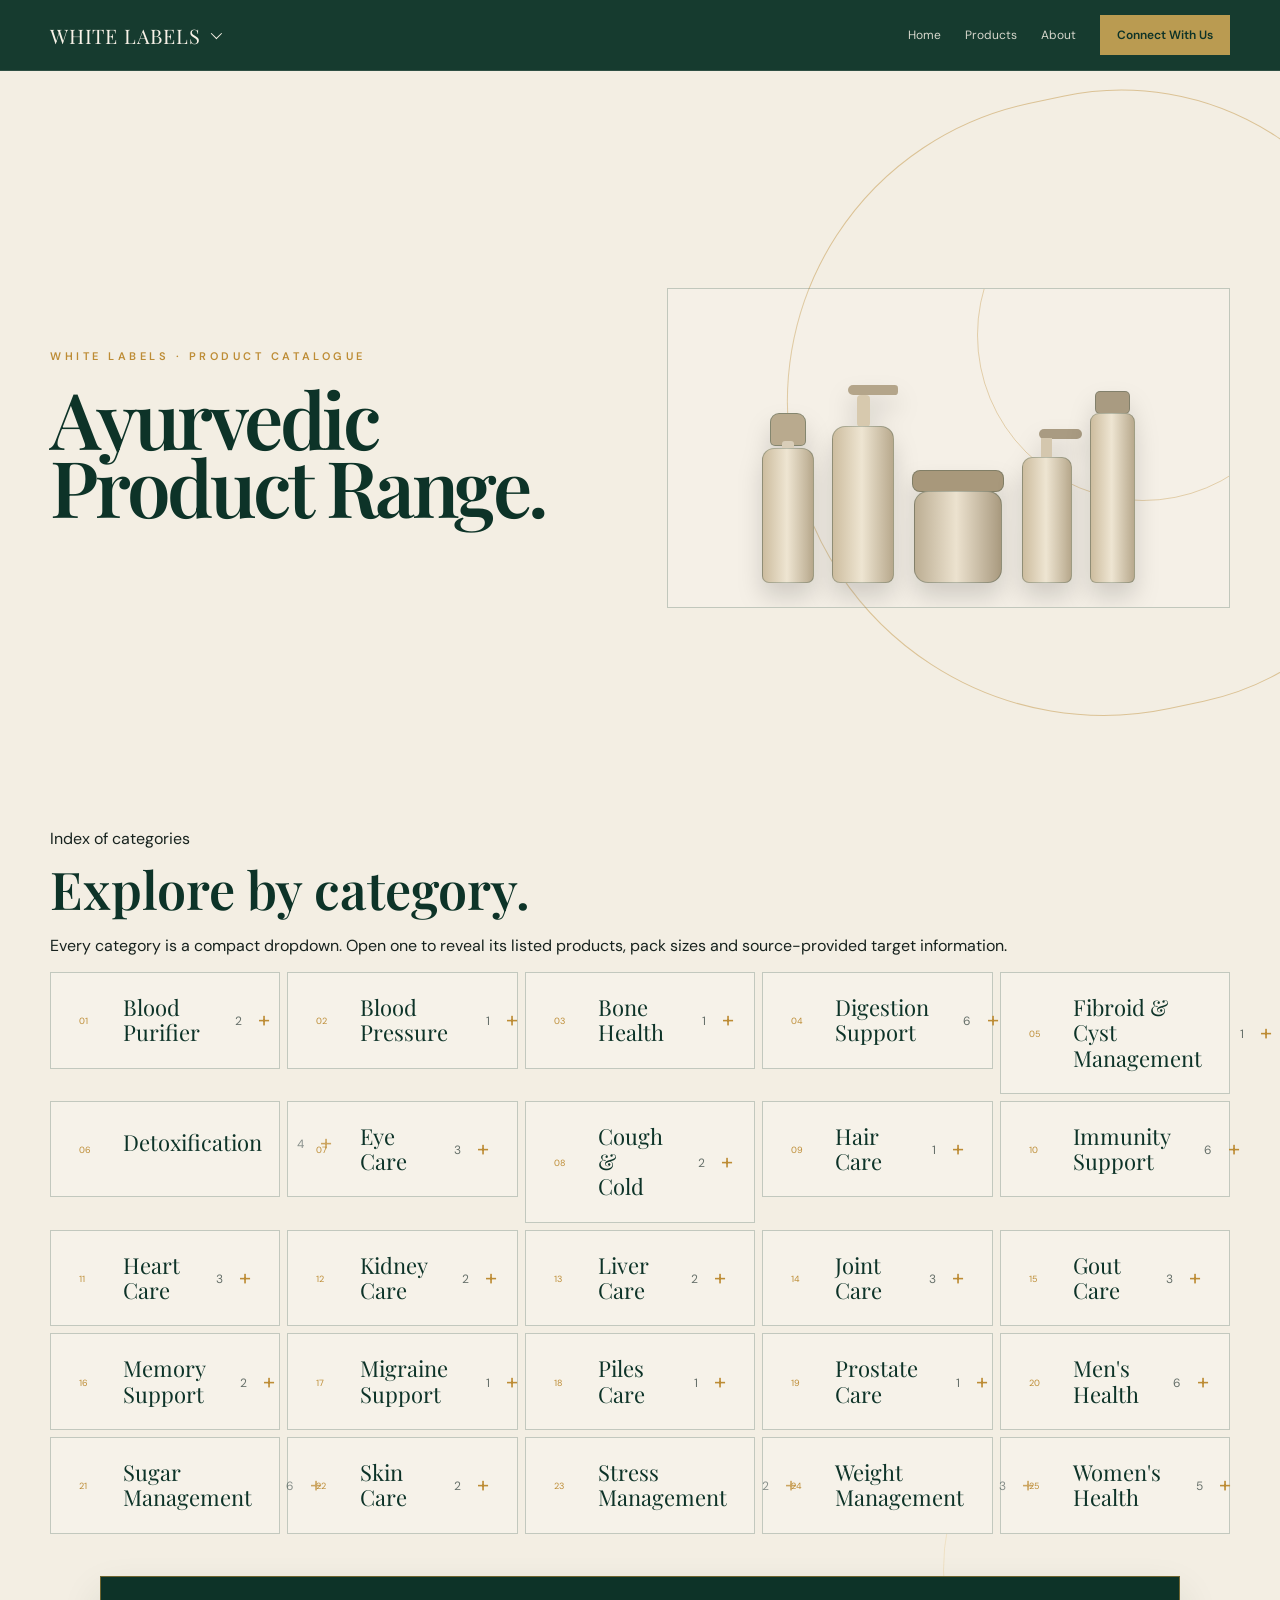
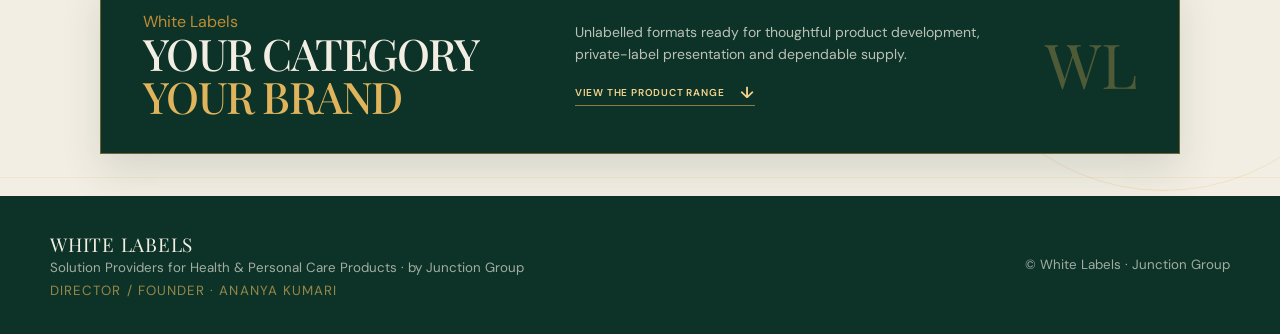
<file: Junction services/products.html>
<!doctype html>
<html lang="en">
<head>
<meta charset="utf-8">
<meta name="viewport" content="width=device-width,initial-scale=1">
<title>White Labels — Ayurvedic Product Catalogue</title>
<meta name="description" content="White Labels Ayurvedic product catalogue by Junction Group.">
<link rel="preconnect" href="https://fonts.googleapis.com">
<link rel="preconnect" href="https://fonts.gstatic.com" crossorigin>
<link href="https://fonts.googleapis.com/css2?family=DM+Sans:wght@400;500;600&family=Playfair+Display:wght@500;600;700&display=swap" rel="stylesheet">

<link rel="stylesheet" href="css/white-labels.css">
</head>
<body class="catalogue-page">
<header>
  <div class="wrap nav">
    <div class="site-switcher" id="siteSwitcher">
      <button class="site-switcher-trigger" type="button" aria-haspopup="true" aria-expanded="false" aria-label="Choose website">
        <span class="switch-name">WHITE LABELS</span>
        <span class="switch-chevron" aria-hidden="true"></span>
      </button>
      <div class="site-switcher-menu" role="menu" aria-label="Website options">
        <a class="site-switcher-option current" role="menuitem" href="index.html">
          <span><strong>WHITE LABELS</strong><small>SOLUTION PROVIDERS FOR HEALTH &amp; PERSONAL CARE PRODUCTS</small></span>
          <span class="option-arrow">✓</span>
        </a>
        <a class="site-switcher-option" role="menuitem" href="business.html">
          <span><strong>BUSINESS CONSULTANCY</strong><small>BUSINESS PR &amp; PLANNING CONSULTANTS</small></span>
          <span class="option-arrow">↗</span>
        </a>
      </div>
    </div>
    <nav>
      <a href="index.html#home">Home</a>
      <a href="products.html" aria-current="page">Products</a>
      <a href="index.html#about">About</a>
      <a class="nav-cta" href="index.html#contact">Connect With Us</a>
    </nav>
  </div>
</header>

<main>
<section class="hero">
  <div class="wrap hero-grid">
    <div>
      <div class="eyebrow">White Labels · Product Catalogue</div>
      <h1>Ayurvedic<br>Product Range.</h1>
    </div>
    <div class="catalogue-showcase" aria-label="Unlabelled bottles and care containers">
      <div class="bottle-display">
        <div class="deco-bottle deco-dropper"><i class="dropper-cap"></i><i class="dropper-neck"></i><i class="bottle-body"></i></div>
        <div class="deco-bottle deco-pump"><i class="pump-head"></i><i class="pump-neck"></i><i class="bottle-body"></i></div>
        <div class="deco-bottle deco-jar"><i class="jar-lid"></i><i class="jar-body"></i></div>
        <div class="deco-bottle deco-spray"><i class="spray-head"></i><i class="spray-neck"></i><i class="bottle-body"></i></div>
        <div class="deco-bottle deco-tall"><i class="cap"></i><i class="bottle-body"></i></div>
      </div>
    </div>
  </div>
</section>

<section class="index" id="catalog-index">
  <div class="wrap">
    <div class="index-head">
      <div><div class="kicker">Index of categories</div><h2>Explore by category.</h2></div>
      <p class="index-copy">Every category is a compact dropdown. Open one to reveal its listed products, pack sizes and source-provided target information.</p>
    </div>
    <div class="category-grid">
      
    <details class="category" id="cat-01">
      <summary>
        <span class="num">01</span>
        <span class="cat-name">Blood Purifier</span>
        <span class="count">2</span>
        <span class="chevron">+</span>
      </summary>
      <div class="atoms">
        <div class="atom"><span class="atom-mark">—</span><div><strong>Hemovedic Tablet</strong><small>Target: Rashes, Acne, Boils, Hair loss, Weakening eyesight</small></div><em>60 Tablets</em></div><div class="atom"><span class="atom-mark">—</span><div><strong>Hemovedic Syrup</strong><small>Comprehensive blood detoxification</small></div><em>500ml</em></div>
      </div>
    </details>
    <details class="category" id="cat-02">
      <summary>
        <span class="num">02</span>
        <span class="cat-name">Blood Pressure</span>
        <span class="count">1</span>
        <span class="chevron">+</span>
      </summary>
      <div class="atoms">
        <div class="atom"><span class="atom-mark">—</span><div><strong>Flow Capsule</strong><small>Target: Breathlessness, Headache, Sweating, Palpitation</small></div><em>60 Capsules</em></div>
      </div>
    </details>
    <details class="category" id="cat-03">
      <summary>
        <span class="num">03</span>
        <span class="cat-name">Bone Health</span>
        <span class="count">1</span>
        <span class="chevron">+</span>
      </summary>
      <div class="atoms">
        <div class="atom"><span class="atom-mark">—</span><div><strong>Calci Plus Capsule</strong><small>Target: Bone strength, Dizziness, Trembling hands</small></div><em>60 Capsules</em></div>
      </div>
    </details>
    <details class="category" id="cat-04">
      <summary>
        <span class="num">04</span>
        <span class="cat-name">Digestion Support</span>
        <span class="count">6</span>
        <span class="chevron">+</span>
      </summary>
      <div class="atoms">
        <div class="atom"><span class="atom-mark">—</span><div><strong>Digesherbo Tablet</strong></div><em>60 Tablets</em></div><div class="atom"><span class="atom-mark">—</span><div><strong>Digesherbo Syrup</strong></div><em>500ml</em></div><div class="atom"><span class="atom-mark">—</span><div><strong>Guthills Powder</strong></div><em>100g Powder</em></div><div class="atom"><span class="atom-mark">—</span><div><strong>Pre + Probiotic Capsule</strong></div><em>60 Capsules</em></div><div class="atom"><span class="atom-mark">—</span><div><strong>Gut Health Capsule</strong></div><em>60 Capsules</em></div><div class="atom"><span class="atom-mark">—</span><div><strong>Advanced Digestive Powder</strong></div><em>100g Powder</em></div>
      </div>
    </details>
    <details class="category" id="cat-05">
      <summary>
        <span class="num">05</span>
        <span class="cat-name">Fibroid &amp; Cyst Management</span>
        <span class="count">1</span>
        <span class="chevron">+</span>
      </summary>
      <div class="atoms">
        <div class="atom"><span class="atom-mark">—</span><div><strong>Dekarsinoplus Tablet</strong><small>Target: Impaired immunity, Unhealthy cell proliferation</small></div><em>60 Tablets</em></div>
      </div>
    </details>
    <details class="category" id="cat-06">
      <summary>
        <span class="num">06</span>
        <span class="cat-name">Detoxification</span>
        <span class="count">4</span>
        <span class="chevron">+</span>
      </summary>
      <div class="atoms">
        <div class="atom"><span class="atom-mark">—</span><div><strong>Detoxherbo Tablets</strong></div><em>60 Tablets</em></div><div class="atom"><span class="atom-mark">—</span><div><strong>Detoxherbo Syrup</strong></div><em>500ml</em></div><div class="atom"><span class="atom-mark">—</span><div><strong>Aaramherbo Powder</strong></div><em>100g Powder</em></div><div class="atom"><span class="atom-mark">—</span><div><strong>Aaram FP Tablet</strong><small>Target: Bowel movement regularity, Straining, Lumpy stools</small></div><em>30 Tablets</em></div>
      </div>
    </details>
    <details class="category" id="cat-07">
      <summary>
        <span class="num">07</span>
        <span class="cat-name">Eye Care</span>
        <span class="count">3</span>
        <span class="chevron">+</span>
      </summary>
      <div class="atoms">
        <div class="atom"><span class="atom-mark">—</span><div><strong>Occu Plus Capsule</strong></div><em>30 Soft Gel Capsules</em></div><div class="atom"><span class="atom-mark">—</span><div><strong>Ocu FP Capsule</strong></div><em>60 Capsules</em></div><div class="atom"><span class="atom-mark">—</span><div><strong>Ocu Pro Capsule</strong><small>Target: Dry eyes, Watery eyes, Burning sensation, Itching</small></div><em>60 Capsules</em></div>
      </div>
    </details>
    <details class="category" id="cat-08">
      <summary>
        <span class="num">08</span>
        <span class="cat-name">Cough &amp; Cold</span>
        <span class="count">2</span>
        <span class="chevron">+</span>
      </summary>
      <div class="atoms">
        <div class="atom"><span class="atom-mark">—</span><div><strong>Kofherbo T Kwath Tablet</strong></div><em>30 Tea Tablets</em></div><div class="atom"><span class="atom-mark">—</span><div><strong>Kof Syrup</strong><small>Target: Sore throat, Sneezing, Cough</small></div><em>200ml</em></div>
      </div>
    </details>
    <details class="category" id="cat-09">
      <summary>
        <span class="num">09</span>
        <span class="cat-name">Hair Care</span>
        <span class="count">1</span>
        <span class="chevron">+</span>
      </summary>
      <div class="atoms">
        <div class="atom"><span class="atom-mark">—</span><div><strong>Keshovedic Tablet</strong><small>Target: Dandruff, Premature graying, Hair fall, Itchy scalp</small></div><em>60 Tablets</em></div>
      </div>
    </details>
    <details class="category" id="cat-10">
      <summary>
        <span class="num">10</span>
        <span class="cat-name">Immunity Support</span>
        <span class="count">6</span>
        <span class="chevron">+</span>
      </summary>
      <div class="atoms">
        <div class="atom"><span class="atom-mark">—</span><div><strong>Immunoplus Soft Gelatin Capsule</strong></div><em>30 Capsules</em></div><div class="atom"><span class="atom-mark">—</span><div><strong>Immuno FP Capsule</strong></div><em>60 Capsules</em></div><div class="atom"><span class="atom-mark">—</span><div><strong>Immuno Pro Capsule</strong></div><em>60 Capsules</em></div><div class="atom"><span class="atom-mark">—</span><div><strong>HH Immunoplus Syrup</strong></div><em>500ml</em></div><div class="atom"><span class="atom-mark">—</span><div><strong>Turmeric LT Tablet &amp; Powder</strong></div><em>15 Tablets / 100g</em></div><div class="atom"><span class="atom-mark">—</span><div><strong>Panch Tulsi Drops</strong></div><em>30 ml</em></div>
      </div>
    </details>
    <details class="category" id="cat-11">
      <summary>
        <span class="num">11</span>
        <span class="cat-name">Heart Care</span>
        <span class="count">3</span>
        <span class="chevron">+</span>
      </summary>
      <div class="atoms">
        <div class="atom"><span class="atom-mark">—</span><div><strong>Cardiplus Tablet</strong></div><em>60 Tablets</em></div><div class="atom"><span class="atom-mark">—</span><div><strong>Chologuardherbo Tablet</strong></div><em>60 Tablets</em></div><div class="atom"><span class="atom-mark">—</span><div><strong>Chologuard Syrup</strong><small>Target: Sweating, Shortness of breath, Chest discomfort</small></div><em>500ml</em></div>
      </div>
    </details>
    <details class="category" id="cat-12">
      <summary>
        <span class="num">12</span>
        <span class="cat-name">Kidney Care</span>
        <span class="count">2</span>
        <span class="chevron">+</span>
      </summary>
      <div class="atoms">
        <div class="atom"><span class="atom-mark">—</span><div><strong>Stonvedic Tablet</strong></div><em>60 Tablets</em></div><div class="atom"><span class="atom-mark">—</span><div><strong>Ston Syrup</strong><small>Target: Foot/ankle swelling, Urine output regulation, Fatigue</small></div><em>500ml</em></div>
      </div>
    </details>
    <details class="category" id="cat-13">
      <summary>
        <span class="num">13</span>
        <span class="cat-name">Liver Care</span>
        <span class="count">2</span>
        <span class="chevron">+</span>
      </summary>
      <div class="atoms">
        <div class="atom"><span class="atom-mark">—</span><div><strong>Liv Vedic Tablet</strong></div><em>60 Tablets</em></div><div class="atom"><span class="atom-mark">—</span><div><strong>Livoherbo Syrup</strong><small>Target: Abdominal pain, Itchy skin, Dark urine color</small></div><em>500ml</em></div>
      </div>
    </details>
    <details class="category" id="cat-14">
      <summary>
        <span class="num">14</span>
        <span class="cat-name">Joint Care</span>
        <span class="count">3</span>
        <span class="chevron">+</span>
      </summary>
      <div class="atoms">
        <div class="atom"><span class="atom-mark">—</span><div><strong>Arthroplus Soft Gelatin Capsule</strong></div><em>30 Capsules</em></div><div class="atom"><span class="atom-mark">—</span><div><strong>Arthro FP Capsule &amp; Pro Capsule</strong></div><em>60 Capsules</em></div><div class="atom"><span class="atom-mark">—</span><div><strong>Arthro Plus Oil &amp; Arthro FP Oil</strong><small>Target: Sprains, Stiffness, Weak bones, Neck pain</small></div><em>100ml each</em></div>
      </div>
    </details>
    <details class="category" id="cat-15">
      <summary>
        <span class="num">15</span>
        <span class="cat-name">Gout Care</span>
        <span class="count">3</span>
        <span class="chevron">+</span>
      </summary>
      <div class="atoms">
        <div class="atom"><span class="atom-mark">—</span><div><strong>Gautyplus Tablet</strong></div><em>60 Tablets</em></div><div class="atom"><span class="atom-mark">—</span><div><strong>Gautyplus Oil</strong></div><em>100ml</em></div><div class="atom"><span class="atom-mark">—</span><div><strong>Guduchi FP Capsule</strong><small>Target: Inflammation, Redness, Limited range of motion</small></div><em>60 Capsules</em></div>
      </div>
    </details>
    <details class="category" id="cat-16">
      <summary>
        <span class="num">16</span>
        <span class="cat-name">Memory Support</span>
        <span class="count">2</span>
        <span class="chevron">+</span>
      </summary>
      <div class="atoms">
        <div class="atom"><span class="atom-mark">—</span><div><strong>Smruti Plus Soft Gelatin Capsule</strong></div><em>30 Capsules</em></div><div class="atom"><span class="atom-mark">—</span><div><strong>Smruti FP &amp; Pro Capsules</strong><small>Target: Concentration, Stress, Forgetfulness</small></div><em>60 Capsules</em></div>
      </div>
    </details>
    <details class="category" id="cat-17">
      <summary>
        <span class="num">17</span>
        <span class="cat-name">Migraine Support</span>
        <span class="count">1</span>
        <span class="chevron">+</span>
      </summary>
      <div class="atoms">
        <div class="atom"><span class="atom-mark">—</span><div><strong>Migraplus Tablet</strong><small>Target: Eye pain, Light/sound sensitivity, Severe headache</small></div><em>60 Tablets</em></div>
      </div>
    </details>
    <details class="category" id="cat-18">
      <summary>
        <span class="num">18</span>
        <span class="cat-name">Piles Care</span>
        <span class="count">1</span>
        <span class="chevron">+</span>
      </summary>
      <div class="atoms">
        <div class="atom"><span class="atom-mark">—</span><div><strong>Arsovedic Tablet</strong><small>Target: Anal itchiness, Pain while defecating, Bleeding</small></div><em>60 Tablets</em></div>
      </div>
    </details>
    <details class="category" id="cat-19">
      <summary>
        <span class="num">19</span>
        <span class="cat-name">Prostate Care</span>
        <span class="count">1</span>
        <span class="chevron">+</span>
      </summary>
      <div class="atoms">
        <div class="atom"><span class="atom-mark">—</span><div><strong>Pro Vedic Tablet</strong><small>Target: Weak urinary flow, Incomplete emptying, Dribbling</small></div><em>60 Tablets</em></div>
      </div>
    </details>
    <details class="category" id="cat-20">
      <summary>
        <span class="num">20</span>
        <span class="cat-name">Men&#x27;s Health</span>
        <span class="count">6</span>
        <span class="chevron">+</span>
      </summary>
      <div class="atoms">
        <div class="atom"><span class="atom-mark">—</span><div><strong>Vitoplus Soft Gelatin Capsule</strong></div><em>30 Capsules</em></div><div class="atom"><span class="atom-mark">—</span><div><strong>Vito FP &amp; Pro Capsules</strong></div><em>60 Capsules</em></div><div class="atom"><span class="atom-mark">—</span><div><strong>Shilajit Forte Capsule</strong></div><em>20 Capsules</em></div><div class="atom"><span class="atom-mark">—</span><div><strong>Reveplus Capsule</strong></div><em>60 Capsules</em></div><div class="atom"><span class="atom-mark">—</span><div><strong>Vito Syrup &amp; Shilajit Suspension</strong></div><em>500ml</em></div><div class="atom"><span class="atom-mark">—</span><div><strong>Vito Fizz</strong></div><em>15 Effervescent Tablets</em></div>
      </div>
    </details>
    <details class="category" id="cat-21">
      <summary>
        <span class="num">21</span>
        <span class="cat-name">Sugar Management</span>
        <span class="count">6</span>
        <span class="chevron">+</span>
      </summary>
      <div class="atoms">
        <div class="atom"><span class="atom-mark">—</span><div><strong>Diabovedic Tablet</strong></div><em>60 Tablets</em></div><div class="atom"><span class="atom-mark">—</span><div><strong>Diaboherbo T Tablet</strong></div><em>30 Tablets</em></div><div class="atom"><span class="atom-mark">—</span><div><strong>DiaboFP Tablet</strong></div><em>60 Capsules</em></div><div class="atom"><span class="atom-mark">—</span><div><strong>Dia Care Churna</strong></div><em>100g Powder</em></div><div class="atom"><span class="atom-mark">—</span><div><strong>Diabo Cordyceps Formula</strong></div><em>60 Capsules</em></div><div class="atom"><span class="atom-mark">—</span><div><strong>Diabo Herbo Syrup &amp; Shot</strong></div><em>500ml</em></div>
      </div>
    </details>
    <details class="category" id="cat-22">
      <summary>
        <span class="num">22</span>
        <span class="cat-name">Skin Care</span>
        <span class="count">2</span>
        <span class="chevron">+</span>
      </summary>
      <div class="atoms">
        <div class="atom"><span class="atom-mark">—</span><div><strong>Glowplus Soft Gelatin Capsule</strong></div><em>30 Capsules</em></div><div class="atom"><span class="atom-mark">—</span><div><strong>Glo FP &amp; Glo Ultra Capsules</strong><small>Target: Rashes, Peeling skin, Acne, Anti-aging</small></div><em>60 Capsules</em></div>
      </div>
    </details>
    <details class="category" id="cat-23">
      <summary>
        <span class="num">23</span>
        <span class="cat-name">Stress Management</span>
        <span class="count">2</span>
        <span class="chevron">+</span>
      </summary>
      <div class="atoms">
        <div class="atom"><span class="atom-mark">—</span><div><strong>Calm Plus Soft Gelatin Capsule</strong></div><em>30 Capsules</em></div><div class="atom"><span class="atom-mark">—</span><div><strong>Calm FP &amp; Calm Ultra Capsules</strong><small>Target: Anxiety, Nervousness, Irritation</small></div><em>60 Capsules</em></div>
      </div>
    </details>
    <details class="category" id="cat-24">
      <summary>
        <span class="num">24</span>
        <span class="cat-name">Weight Management</span>
        <span class="count">3</span>
        <span class="chevron">+</span>
      </summary>
      <div class="atoms">
        <div class="atom"><span class="atom-mark">—</span><div><strong>Trimovedic Tablet</strong></div><em>60 Tablets</em></div><div class="atom"><span class="atom-mark">—</span><div><strong>Trimoherbo Syrup</strong></div><em>500ml</em></div><div class="atom"><span class="atom-mark">—</span><div><strong>Trimoherbo T Tablet</strong><small>Target: Cholesterol, Joint load, Weight gain</small></div><em>30 Tea Tablets</em></div>
      </div>
    </details>
    <details class="category" id="cat-25">
      <summary>
        <span class="num">25</span>
        <span class="cat-name">Women&#x27;s Health</span>
        <span class="count">5</span>
        <span class="chevron">+</span>
      </summary>
      <div class="atoms">
        <div class="atom"><span class="atom-mark">—</span><div><strong>Femoplus Soft Gelatin Capsule</strong></div><em>30 Capsules</em></div><div class="atom"><span class="atom-mark">—</span><div><strong>Femo FP, Ultra &amp; Her Balance Capsules/Tablets</strong></div><em>60/15 count</em></div><div class="atom"><span class="atom-mark">—</span><div><strong>Femoherbo Syrup</strong></div><em>500ml</em></div><div class="atom"><span class="atom-mark">—</span><div><strong>Shatavari Kalp</strong></div><em>300g</em></div><div class="atom"><span class="atom-mark">—</span><div><strong>Femo Fizz</strong><small>Target: Hormonal balance, Cycle regularity</small></div><em>15 Effervescent Tablets</em></div>
      </div>
    </details>
    </div>
  </div>
</section>

<section class="catalogue-filler" aria-label="White Labels product development">
  <div class="wrap filler-inner">
    <div class="filler-copy"><span class="kicker">White Labels</span><h2><span>Your category</span><em>Your brand</em></h2></div>
    <div class="filler-detail"><p>Unlabelled formats ready for thoughtful product development, private-label presentation and dependable supply.</p><a href="#catalog-index" class="filler-link">View the product range <span>↓</span></a></div>
    <div class="filler-mark" aria-hidden="true">WL</div>
  </div>
</section>

</main>

<footer>
  <div class="wrap footer">
    <div class="footer-brand"><div class="brand-name">WHITE LABELS</div><small>Solution Providers for Health & Personal Care Products · by Junction Group</small><small class="founder-line">Director / Founder · Ananya Kumari</small></div>
    <small>© White Labels · Junction Group</small>
  </div>
</footer>




<script src="js/white-labels.js" defer></script>
</body>
</html>
</file>
<file: Junction services/css/white-labels.css>
:root{
  --cream:#f3eee3;
  --cream2:#ebe4d5;
  --green:#0d3328;
  --green2:#123e31;
  --gold:#bd8c35;
  --ink:#17221e;
  --muted:#66706a;
  --line:rgba(13,51,40,.22);
}

/* Catalogue dropdown layout used by products.html */
.category-grid{display:grid;grid-template-columns:repeat(5,minmax(0,1fr));gap:7px;align-items:start}
.category[open]{grid-column:1/-1}
.category[open] summary{min-height:76px}
.category[open] .atoms{padding:12px 18px 16px;display:grid;grid-template-columns:repeat(2,minmax(0,1fr));column-gap:28px}
.category[open] .atom{padding:12px 4px}
.category{border:1px solid var(--line);background:rgba(255,255,255,.22);min-width:0}
.category summary{list-style:none;cursor:pointer;min-height:84px;padding:13px 12px;display:grid;grid-template-columns:25px 1fr 22px 17px;grid-template-rows:auto auto;column-gap:6px;align-items:start}
.category summary::-webkit-details-marker{display:none}
.category:hover{background:#f8f3e8}
.category[open]{background:var(--green);color:var(--cream);border-color:var(--green)}
.category .num{font-size:9px;color:var(--gold);grid-row:1/3;padding-top:2px}
.cat-name{font-family:"Playfair Display",serif;font-size:16px;line-height:1.08;color:var(--green);padding-right:2px}
.category[open] .cat-name{color:var(--cream)}
.count{font-size:9px;color:var(--muted);text-align:right;padding-top:2px}
.category[open] .count{color:#dfb45c}
.chevron{font-size:18px;line-height:14px;color:var(--gold);text-align:right;transition:transform .25s}
.category[open] .chevron{transform:rotate(45deg)}
.atoms{grid-column:1/-1;border-top:1px solid rgba(13,51,40,.16);background:var(--cream);color:var(--ink);padding:5px 11px 8px;animation:drop .22s ease-out}
@keyframes drop{from{opacity:0;transform:translateY(-4px)}to{opacity:1;transform:none}}
.atom{display:grid;grid-template-columns:12px 1fr auto;gap:7px;align-items:start;padding:8px 0;border-bottom:1px solid rgba(13,51,40,.10)}
.atom:last-child{border-bottom:0}
.atom-mark{color:var(--gold);font-size:10px;padding-top:2px}
.atom strong{display:block;font-size:10px;line-height:1.3;color:var(--green)}
.atom small{display:block;color:var(--muted);font-size:8px;line-height:1.35;margin-top:2px}
.atom em{font-style:normal;font-size:8px;color:var(--green);font-weight:600;text-align:right;white-space:nowrap;padding-top:1px}
@media(max-width:1050px){.category-grid{grid-template-columns:repeat(4,minmax(0,1fr))}}
@media(max-width:820px){.category-grid{grid-template-columns:repeat(3,minmax(0,1fr))}.category[open] .atoms{grid-template-columns:1fr}}
@media(max-width:560px){.category-grid{grid-template-columns:repeat(2,minmax(0,1fr));gap:6px}.category summary{min-height:78px;padding:11px 10px;grid-template-columns:22px 1fr 18px 13px}.cat-name{font-size:14px}}
*{box-sizing:border-box}
html{scroll-behavior:smooth}
body{margin:0;background:var(--cream);color:var(--ink);font-family:"DM Sans",sans-serif}
a{text-decoration:none;color:inherit}
.wrap{width:min(1180px,calc(100% - 48px));margin:auto}
header{position:fixed;top:0;left:0;right:0;z-index:20;background:rgba(13,51,40,.96);color:#f8f2e7;border-bottom:1px solid rgba(255,255,255,.1);backdrop-filter:blur(12px)}
.nav{height:70px;display:flex;align-items:center;justify-content:space-between;gap:30px}
.brand{display:flex;align-items:center;gap:13px}
.brand-mark{width:38px;height:38px;border:1px solid rgba(222,180,89,.75);border-radius:50%;display:grid;place-items:center;color:#dfb45c;font-family:"Playfair Display",serif;font-size:18px}
.brand-name{font-family:"Playfair Display",serif;font-size:19px;letter-spacing:.04em}
.brand-sub{font-size:9px;letter-spacing:.12em;text-transform:uppercase;opacity:.7;margin-top:2px}
nav{display:flex;align-items:center;gap:24px;font-size:12px}
nav a{opacity:.85;transition:.25s}

.site-switcher{position:relative;display:inline-flex;align-items:center;font-family:"DM Sans",sans-serif}.site-switcher-trigger{appearance:none;border:0;background:transparent;color:#f8f2e7;display:inline-flex;align-items:center;gap:10px;padding:9px 0;cursor:pointer;text-align:left}.site-switcher-trigger:hover{color:#dfb45c}.switch-name{font-family:"Playfair Display",serif;font-size:20px;letter-spacing:.04em;white-space:nowrap}.switch-chevron{width:8px;height:8px;border-right:1.5px solid currentColor;border-bottom:1.5px solid currentColor;transform:rotate(45deg) translateY(-2px);transition:transform .22s ease}.site-switcher.open .switch-chevron{transform:rotate(225deg) translate(-1px,-1px)}.site-switcher-menu{position:absolute;top:calc(100% + 9px);left:0;width:min(360px,calc(100vw - 30px));padding:7px;background:#f3eee3;color:#17221e;border:1px solid rgba(13,51,40,.22);box-shadow:0 18px 45px rgba(0,0,0,.18);opacity:0;visibility:hidden;transform:translateY(-6px);transition:opacity .2s ease,transform .2s ease,visibility .2s ease;z-index:70}.site-switcher.open .site-switcher-menu{opacity:1;visibility:visible;transform:none}.site-switcher-option{display:flex;align-items:center;justify-content:space-between;gap:18px;width:100%;padding:12px 13px;text-decoration:none;color:#17221e;font-size:11px;letter-spacing:.08em;line-height:1.35}.site-switcher-option:hover{background:rgba(13,51,40,.07);color:#0d3328}.site-switcher-option.current{background:rgba(189,140,53,.10);color:#0d3328}.site-switcher-option strong{font-weight:600}.site-switcher-option small{display:block;margin-top:3px;color:#66706a;font-size:9px;letter-spacing:.06em}.site-switcher-option .option-arrow{font-size:15px;opacity:.65}
nav a:hover{color:#e0b65e;opacity:1}
.nav-cta{background:#d9ad59;color:var(--green);padding:12px 17px;font-weight:600}
.hero{min-height:92vh;padding:125px 0 58px;display:grid;align-items:center;position:relative;overflow:hidden}
.hero:before{content:"";position:absolute;right:-130px;top:95px;width:620px;height:620px;border:1px solid var(--gold);border-radius:52% 48% 46% 54%;opacity:.45;transform:rotate(-12deg)}
.hero-grid{display:grid;grid-template-columns:1.08fr .92fr;gap:54px;align-items:center;position:relative;z-index:1}
.eyebrow{font-size:11px;letter-spacing:.32em;text-transform:uppercase;color:var(--gold);font-weight:600;margin-bottom:22px}
h1,h2,h3{font-family:"Playfair Display",serif;font-weight:600}
h1{font-size:clamp(52px,6.1vw,78px);line-height:.87;letter-spacing:-.045em;margin:0 0 25px;color:var(--green)}
.hero-lead{font-family:"Playfair Display",serif;font-size:clamp(19px,1.8vw,24px);line-height:1.22;max-width:590px;margin:0 0 18px}
.hero-copy{font-size:14px;line-height:1.7;max-width:540px;color:var(--muted);margin:0 0 26px}
.byline{display:flex;align-items:center;gap:12px;margin:18px 0 24px;color:var(--green)}
.byline-rule{width:35px;height:1px;background:var(--gold)}
.junction-branding{display:flex;flex-direction:column;gap:7px}.byline-label{font-weight:600;letter-spacing:.16em;font-size:10px}.junction-logo{width:155px;height:auto;display:block;object-fit:contain;object-position:left center}

.actions{display:flex;flex-wrap:wrap;gap:12px}
.btn{display:inline-flex;align-items:center;gap:20px;padding:13px 18px;border:1px solid var(--green);font-size:13px;font-weight:600;transition:.25s}
.btn.primary{background:var(--green);color:var(--cream)}
.btn.primary:hover{background:var(--green2);transform:translateY(-2px)}
.btn.secondary{color:var(--green)}
.btn.secondary:hover{background:rgba(13,51,40,.06);transform:translateY(-2px)}
.product-stage{min-height:490px;position:relative;display:grid;place-items:center}
.arch{width:min(430px,88%);height:500px;background:var(--green);border-radius:260px 260px 28px 28px;position:relative;overflow:hidden;box-shadow:0 30px 70px rgba(13,51,40,.15)}
.arch:before{content:"";position:absolute;inset:18px;border:1px solid rgba(221,177,88,.65);border-radius:240px 240px 20px 20px}
.leaf{position:absolute;border-radius:100% 0 100% 0;background:#345846;opacity:.8}
.leaf.a{width:170px;height:290px;right:-15px;top:30px;transform:rotate(24deg)}
.leaf.b{width:120px;height:230px;left:15px;bottom:45px;transform:rotate(-28deg)}
.leaf.c{width:95px;height:180px;right:65px;bottom:-15px;transform:rotate(20deg)}
.bottle{position:absolute;bottom:44px;left:50%;transform:translateX(-50%);width:165px;height:320px;background:linear-gradient(90deg,#e8dfce,#fbf7ed 50%,#d8cbb5);border-radius:25px 25px 15px 15px;box-shadow:18px 25px 30px rgba(0,0,0,.18)}
.bottle:before{content:"";position:absolute;left:44px;top:-53px;width:77px;height:64px;background:#d7c7aa;border-radius:12px 12px 4px 4px}
.bottle:after{content:"";position:absolute;left:22px;right:22px;top:100px;height:126px;background:#f4eee1;border:1px solid rgba(13,51,40,.16)}
.bottle-label{position:absolute;z-index:2;left:38px;right:38px;top:123px;text-align:center;color:var(--green)}
.bottle-label b{font-family:"Playfair Display",serif;font-size:21px;display:block}
.bottle-label span{font-size:8px;letter-spacing:.22em;display:block;margin-top:6px}
.gold-orb{position:absolute;width:70px;height:70px;border:1px solid var(--gold);border-radius:50%;top:115px;left:65px}
.floating-note{position:absolute;right:-4px;top:82px;background:var(--cream);padding:18px 20px;width:180px;box-shadow:0 20px 45px rgba(0,0,0,.12)}
.floating-note strong{font-family:"Playfair Display",serif;font-size:17px;color:var(--green)}
.floating-note p{font-size:11px;color:var(--muted);line-height:1.5;margin:5px 0 0}
.signature{position:absolute;left:0;bottom:22px;background:#d7b163;color:var(--green);padding:15px 18px;font-family:"Playfair Display",serif;font-size:14px}
.intro-strip{background:var(--green);color:var(--cream);padding:35px 0}
.strip-grid{display:grid;grid-template-columns:repeat(3,1fr);gap:0}
.strip-item{padding:8px 30px;border-right:1px solid rgba(220,181,99,.4)}
.strip-item:first-child{padding-left:0}
.strip-item:last-child{border:0}
.strip-item b{display:block;color:#dfb45c;font-family:"Playfair Display",serif;font-size:21px;margin-bottom:5px}
.strip-item span{font-size:11px;line-height:1.4;opacity:.78}
.section{padding:82px 0}
.section-grid{display:grid;grid-template-columns:.75fr 1.25fr;gap:80px}
.section-kicker{font-size:10px;letter-spacing:.3em;text-transform:uppercase;color:var(--gold);font-weight:600}
h2{font-size:clamp(36px,4.2vw,52px);line-height:.98;color:var(--green);margin:15px 0 20px}
.section-copy{color:var(--muted);line-height:1.75;font-size:14px;max-width:560px}
.cards{display:grid;grid-template-columns:repeat(2,1fr);gap:1px;background:var(--line);border:1px solid var(--line)}
.card{background:var(--cream);padding:28px;min-height:190px}
.card-number{color:var(--gold);font-size:11px;letter-spacing:.15em}
.card h3{font-size:21px;margin:24px 0 10px;color:var(--green)}
.card p{font-size:13px;line-height:1.6;color:var(--muted);margin:0}
footer{background:var(--green);color:var(--cream);padding:35px 0}
.footer{display:flex;justify-content:space-between;gap:30px;align-items:center}
footer small{opacity:.65}

.category-section{padding:105px 0 110px;background:var(--cream2);border-top:1px solid var(--line);border-bottom:1px solid var(--line)}
.category-heading{display:grid;grid-template-columns:.9fr 1.1fr;gap:70px;align-items:end;margin-bottom:45px}
.category-heading h2{margin-bottom:0}
.category-card-grid{display:grid;grid-template-columns:repeat(2,1fr);gap:1px;background:var(--line);border:1px solid var(--line)}
.category-card{appearance:none;border:0;text-align:left;background:var(--cream);padding:30px;min-height:245px;position:relative;cursor:pointer;color:var(--green);transition:.3s;display:flex;flex-direction:column;align-items:flex-start}
.category-card:hover{background:#f7f2e8;transform:translateY(-3px)}
.category-card.active{background:var(--green);color:var(--cream)}
.category-no{font-size:10px;letter-spacing:.18em;color:var(--gold);margin-bottom:24px}
.category-icon{font-size:21px;color:var(--gold);margin-bottom:16px}
.category-title{font-family:"Playfair Display",serif;font-size:29px;line-height:1}
.category-desc{font-size:12px;line-height:1.6;max-width:310px;margin-top:12px;opacity:.72}
.category-arrow{position:absolute;right:25px;bottom:24px;font-size:22px;color:var(--gold)}
.muted-card{background:var(--cream2)}
.category-panel{margin-top:1px;background:var(--green);color:var(--cream);max-height:0;overflow:hidden;transition:max-height .6s ease,opacity .4s ease;opacity:0}
.category-panel.open{max-height:650px;opacity:1}
.panel-top{display:flex;align-items:flex-start;justify-content:space-between;padding:35px 38px 25px;border-bottom:1px solid rgba(220,181,99,.3)}
.panel-top h3{font-size:45px;margin:8px 0 0;color:var(--cream)}
.panel-close{border:1px solid rgba(220,181,99,.5);background:transparent;color:var(--cream);width:38px;height:38px;border-radius:50%;font-size:22px;cursor:pointer}
.panel-body{padding:38px}
.panel-placeholder{border-left:2px solid var(--gold);padding-left:24px;max-width:680px}
.panel-placeholder span{display:block;color:var(--gold);font-size:10px;letter-spacing:.28em;margin-bottom:12px}
.panel-placeholder strong{font-family:"Playfair Display",serif;font-size:30px;font-weight:600}
.panel-placeholder p{color:rgba(243,238,227,.7);line-height:1.7;max-width:600px;margin-bottom:0}


.category-copy{position:relative;z-index:2;display:flex;flex-direction:column;align-items:flex-start;max-width:52%}
.bottle-display{position:absolute;right:0;top:0;bottom:0;width:47%;overflow:hidden;display:flex;align-items:flex-end;justify-content:center;gap:9px;padding:0 24px 22px;background:rgba(0,0,0,.055)}
.deco-bottle{position:relative;display:block;flex:0 0 auto;filter:drop-shadow(0 14px 12px rgba(0,0,0,.16))}
.deco-bottle i{display:block;position:absolute}
.bottle-body{bottom:0;left:0;right:0;height:100%;border-radius:12px 12px 7px 7px;background:linear-gradient(90deg,#cdbd9f,#eee5d2 48%,#b8a98d);border:1px solid rgba(13,51,40,.24)}
.deco-dropper{width:52px;height:190px;margin-bottom:0}
.deco-dropper .bottle-body{height:135px;bottom:0;top:auto}
.dropper-cap{width:36px;height:33px;left:8px;top:20px;border-radius:9px 9px 5px 5px;background:#b9aa8e;border:1px solid rgba(13,51,40,.3)}
.dropper-neck{width:12px;height:40px;left:20px;top:48px;border-radius:3px;background:#d9ceb9}
.deco-pump{width:62px;height:220px;margin-bottom:0}
.deco-pump .bottle-body{height:157px;bottom:0;top:auto;border-radius:13px 13px 8px 8px}
.pump-neck{width:13px;height:32px;left:25px;top:32px;background:#d7c9ae;border-radius:4px}
.pump-head{width:50px;height:10px;left:16px;top:22px;border-radius:6px 4px 4px 6px;background:#b4a58a}
.deco-jar{width:92px;height:125px;margin-bottom:0}
.jar-body{position:absolute;left:2px;right:2px;bottom:0;height:92px;border-radius:14px;background:linear-gradient(90deg,#bcae93,#ece2cf 48%,#a99a7f);border:1px solid rgba(13,51,40,.25)}
.jar-lid{left:0;right:0;top:12px;height:22px;border-radius:8px;background:#a8987b;border:1px solid rgba(13,51,40,.25)}
.deco-spray{width:50px;height:175px;margin-bottom:0}
.deco-spray .bottle-body{height:126px;bottom:0;top:auto;border-radius:10px 10px 7px 7px}
.spray-neck{width:11px;height:29px;left:19px;top:30px;background:#d4c7ae}
.spray-head{width:43px;height:10px;left:17px;top:21px;border-radius:5px;background:#a99b82}
.deco-tall{width:45px;height:205px;margin-bottom:0}
.deco-tall .bottle-body{height:170px;bottom:0;top:auto;border-radius:9px 9px 6px 6px}
.cap{width:35px;height:23px;left:5px;top:13px;border-radius:5px;background:#a99b81;border:1px solid rgba(13,51,40,.25)}
.category-card.active .bottle-display{background:rgba(0,0,0,.07)}
.category-card.active .bottle-body{background:linear-gradient(90deg,#c2b294,#f0e8d8 48%,#aa9a7c)}
.category-card.active .pump-head,.category-card.active .cap,.category-card.active .jar-lid,.category-card.active .spray-head,.category-card.active .dropper-cap{background:#a79678}
@media(max-width:850px){
  .category-copy{max-width:48%}
  .bottle-display{width:50%;gap:5px;padding:0 10px 16px}
  .deco-dropper{transform:scale(.78);transform-origin:bottom}
  .deco-pump{transform:scale(.78);transform-origin:bottom}
  .deco-jar{transform:scale(.72);transform-origin:bottom}
  .deco-spray{transform:scale(.75);transform-origin:bottom}
  .deco-tall{transform:scale(.75);transform-origin:bottom}
}
@media(max-width:520px){
  .category-copy{max-width:100%}
  .category-card{min-height:430px}
  .bottle-display{top:auto;left:0;width:100%;height:165px;padding:0 15px 12px;gap:9px}
  .deco-dropper{transform:scale(.55);transform-origin:bottom}
  .deco-pump{transform:scale(.55);transform-origin:bottom}
  .deco-jar{transform:scale(.55);transform-origin:bottom}
  .deco-spray{transform:scale(.55);transform-origin:bottom}
  .deco-tall{transform:scale(.55);transform-origin:bottom}
}

@media(max-width:850px){
  .wrap{width:min(100% - 32px,650px)}
  nav{display:none}
  .nav{height:68px}
  .hero{padding-top:115px}
  .hero-grid{grid-template-columns:1fr;gap:45px}
  h1{font-size:clamp(48px,13vw,68px)}
  .product-stage{min-height:490px}
  .arch{height:500px;width:min(390px,92vw)}
  .bottle{transform:translateX(-50%) scale(.82);bottom:30px}
  .floating-note{right:-5px;top:60px}
  .signature{left:0;bottom:20px}
  .strip-grid{grid-template-columns:1fr}
  .strip-item{border-right:0;border-bottom:1px solid rgba(220,181,99,.3);padding:15px 0}
  .strip-item:last-child{border-bottom:0}
  .section{padding:80px 0}
  .section-grid{grid-template-columns:1fr;gap:35px}
  .category-heading{grid-template-columns:1fr;gap:20px}
  .category-card-grid{grid-template-columns:1fr}
  .category-panel.open{max-height:800px}
  .panel-top{padding:28px 22px 20px}
  .panel-body{padding:28px 22px}
  .panel-top h3{font-size:38px}
}
@media(max-width:520px){
  .brand-name{font-size:17px}
  .brand-sub{font-size:8px}
  .junction-logo{width:120px;max-height:72px;object-fit:contain;object-position:left center}
  .hero:before{width:380px;height:380px;right:-200px}
  .product-stage{min-height:430px}
  .arch{height:430px}
  .bottle{transform:translateX(-50%) scale(.68);bottom:0}
  .floating-note{width:150px;padding:13px;right:-4px}
  .floating-note strong{font-size:16px}
  .gold-orb{left:30px}
  .cards{grid-template-columns:1fr}
  .footer{flex-direction:column;align-items:flex-start}
}

/* Expanded catalogue presentation: categories stack vertically and opened
   products sit in a readable lateral list. */
.catalogue-page .hero-grid{grid-template-columns:1fr 1fr;align-items:center}
.catalogue-showcase{position:relative;min-height:320px;border:1px solid rgba(13,51,40,.22);overflow:hidden;background:rgba(255,255,255,.12)}
.catalogue-showcase:before{content:"";position:absolute;width:330px;height:330px;border:1px solid rgba(189,140,53,.35);border-radius:50%;right:-80px;top:-120px}
.catalogue-showcase .bottle-display{position:absolute;inset:0;width:auto;height:auto;background:transparent;padding:0 30px 24px;gap:18px;align-items:flex-end}
.catalogue-showcase .deco-bottle{filter:drop-shadow(0 14px 12px rgba(0,0,0,.15))}
.catalogue-filler{position:relative;overflow:hidden;background:var(--cream);color:var(--cream);padding:42px 0}
.catalogue-filler:before{content:"";position:absolute;width:440px;height:440px;border:1px solid rgba(221,177,88,.22);border-radius:50%;right:-105px;top:-185px}.catalogue-filler:after{content:"";position:absolute;left:0;right:0;bottom:18px;border-top:1px solid rgba(221,177,88,.14)}
.filler-inner{position:relative;z-index:1;width:min(1080px,calc(100% - 42px));background:var(--green);padding:34px 42px;display:grid;grid-template-columns:1fr 1.1fr auto;align-items:center;gap:48px;border:1px solid rgba(189,140,53,.55);box-shadow:0 18px 38px rgba(13,51,40,.12)}.filler-inner .kicker{margin:0 0 10px;color:var(--gold)}.filler-copy h2{font-family:"Playfair Display",serif;font-size:clamp(30px,3.4vw,46px);font-weight:500;line-height:1;letter-spacing:-.035em;margin:0;text-transform:uppercase}.filler-copy h2 span,.filler-copy h2 em{display:block}.filler-copy h2 span{color:var(--cream)}.filler-copy h2 em{font-style:normal;color:#dfb45c}.filler-detail{max-width:470px;padding-bottom:1px}.filler-detail p{margin:0 0 15px;font-size:14px;line-height:1.55;color:rgba(243,238,227,.76)}.filler-link{display:inline-flex;align-items:center;gap:16px;border-bottom:1px solid rgba(221,177,88,.6);padding-bottom:6px;color:#f3d38d;font-size:10px;font-weight:600;letter-spacing:.08em;text-transform:uppercase}.filler-link span{font-size:16px;line-height:10px}.filler-mark{font-family:"Playfair Display",serif;font-size:62px;line-height:1;color:rgba(221,177,88,.32);padding-bottom:2px}
.catalogue-copy{background:var(--cream);color:var(--ink);padding:28px 0 42px;border-top:0;border-bottom:1px solid var(--line)}.catalogue-copy .private-grid{gap:70px}.catalogue-copy h2{color:var(--green);font-size:clamp(38px,4.8vw,62px)}.catalogue-copy .kicker{color:var(--gold)}.catalogue-copy p{color:var(--muted);font-size:14px;line-height:1.65;margin:0 0 16px}.catalogue-copy p strong{color:var(--green)}.catalogue-copy .rule{color:var(--gold);border-color:rgba(13,51,40,.2);margin-top:15px}
.footer-brand{display:flex;flex-direction:column;align-items:flex-start;gap:2px}.founder-line{color:#dfb45c;letter-spacing:.08em;text-transform:uppercase;margin-top:4px}
.category-grid{display:grid;grid-template-columns:repeat(5,minmax(0,1fr));gap:7px;align-items:start}
.category{width:auto;margin:0}
.category[open]{width:100%;grid-column:1/-1;margin:0}
.category summary,.category[open] summary{min-height:94px;padding:22px 28px;grid-template-columns:38px 1fr 34px 22px;align-items:center}
.cat-name{font-size:22px;line-height:1.15}
.count{font-size:12px}
.chevron{font-size:22px}
.category[open] .atoms{padding:18px 28px 22px;grid-template-columns:1fr;column-gap:0}
.category[open] .atom{padding:17px 4px;min-height:58px;align-items:start}
.atom{grid-template-columns:18px 1fr auto;gap:12px}
.atom-mark{font-size:14px}
.atom strong{font-size:14px;line-height:1.35}
.atom small{font-size:11px;line-height:1.45;margin-top:4px}
.atom em{font-size:11px;padding-top:2px}
@media(max-width:1050px){.category-grid{grid-template-columns:repeat(4,minmax(0,1fr))}}
@media(max-width:820px){
  .catalogue-page .hero-grid{grid-template-columns:1fr}
  .catalogue-showcase{min-height:260px}
  .catalogue-showcase .bottle-display{transform:scale(.82);transform-origin:bottom center;padding-bottom:18px}
  .filler-inner{display:block}.filler-detail{margin-top:24px}.filler-mark{position:absolute;right:0;bottom:-4px;font-size:58px}
  .category summary,.category[open] summary{padding:18px 20px;grid-template-columns:30px 1fr 28px 20px}
  .cat-name{font-size:20px}
  .category-grid{grid-template-columns:repeat(3,minmax(0,1fr))}
  .category[open] .atoms{grid-template-columns:1fr;padding:14px 20px 18px}
}
@media(max-width:560px){
  .category-grid{grid-template-columns:repeat(2,minmax(0,1fr));gap:6px}
  .category summary,.category[open] summary{min-height:82px;padding:16px 14px;grid-template-columns:26px 1fr 24px 18px}
  .cat-name{font-size:18px}
  .category[open] .atoms{padding:10px 14px 14px}
  .atom strong{font-size:13px}
  .atom small,.atom em{font-size:10px}
}
</file>
